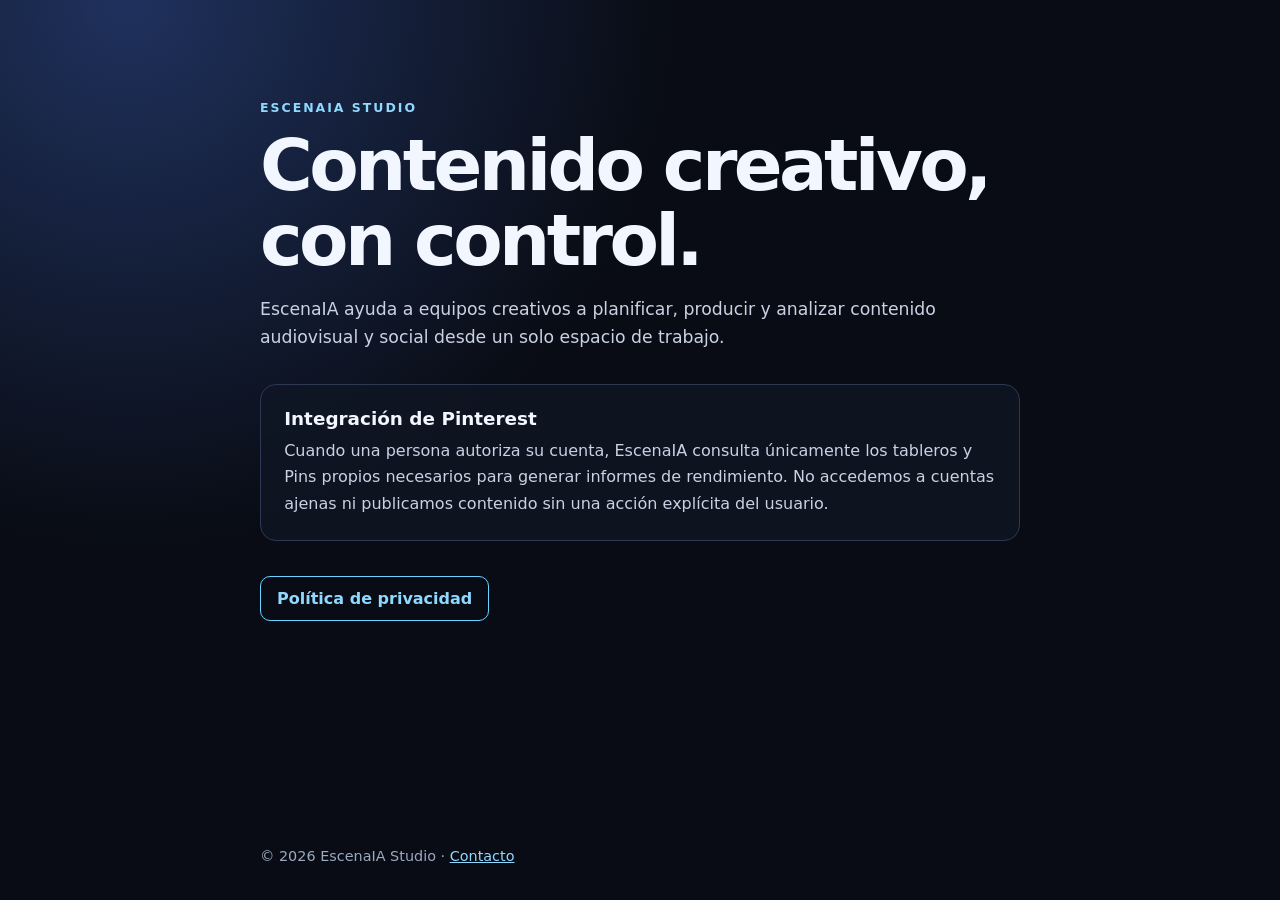
<file: index.html>
<!doctype html>
<html lang="es">
<head>
  <meta charset="utf-8">
  <meta name="viewport" content="width=device-width, initial-scale=1">
  <meta name="description" content="EscenaIA Studio: herramientas creativas con IA para planificar, producir y analizar contenido.">
  <title>EscenaIA Studio</title>
  <link rel="stylesheet" href="styles.css">
</head>
<body>
  <main>
    <p class="eyebrow">ESCENAIA STUDIO</p>
    <h1>Contenido creativo, con control.</h1>
    <p class="lead">EscenaIA ayuda a equipos creativos a planificar, producir y analizar contenido audiovisual y social desde un solo espacio de trabajo.</p>
    <section>
      <h2>Integración de Pinterest</h2>
      <p>Cuando una persona autoriza su cuenta, EscenaIA consulta únicamente los tableros y Pins propios necesarios para generar informes de rendimiento. No accedemos a cuentas ajenas ni publicamos contenido sin una acción explícita del usuario.</p>
    </section>
    <p class="actions"><a href="privacy.html">Política de privacidad</a></p>
  </main>
  <footer>© 2026 EscenaIA Studio · <a href="mailto:elproj2020@gmail.com">Contacto</a></footer>
</body>
</html>
</file>
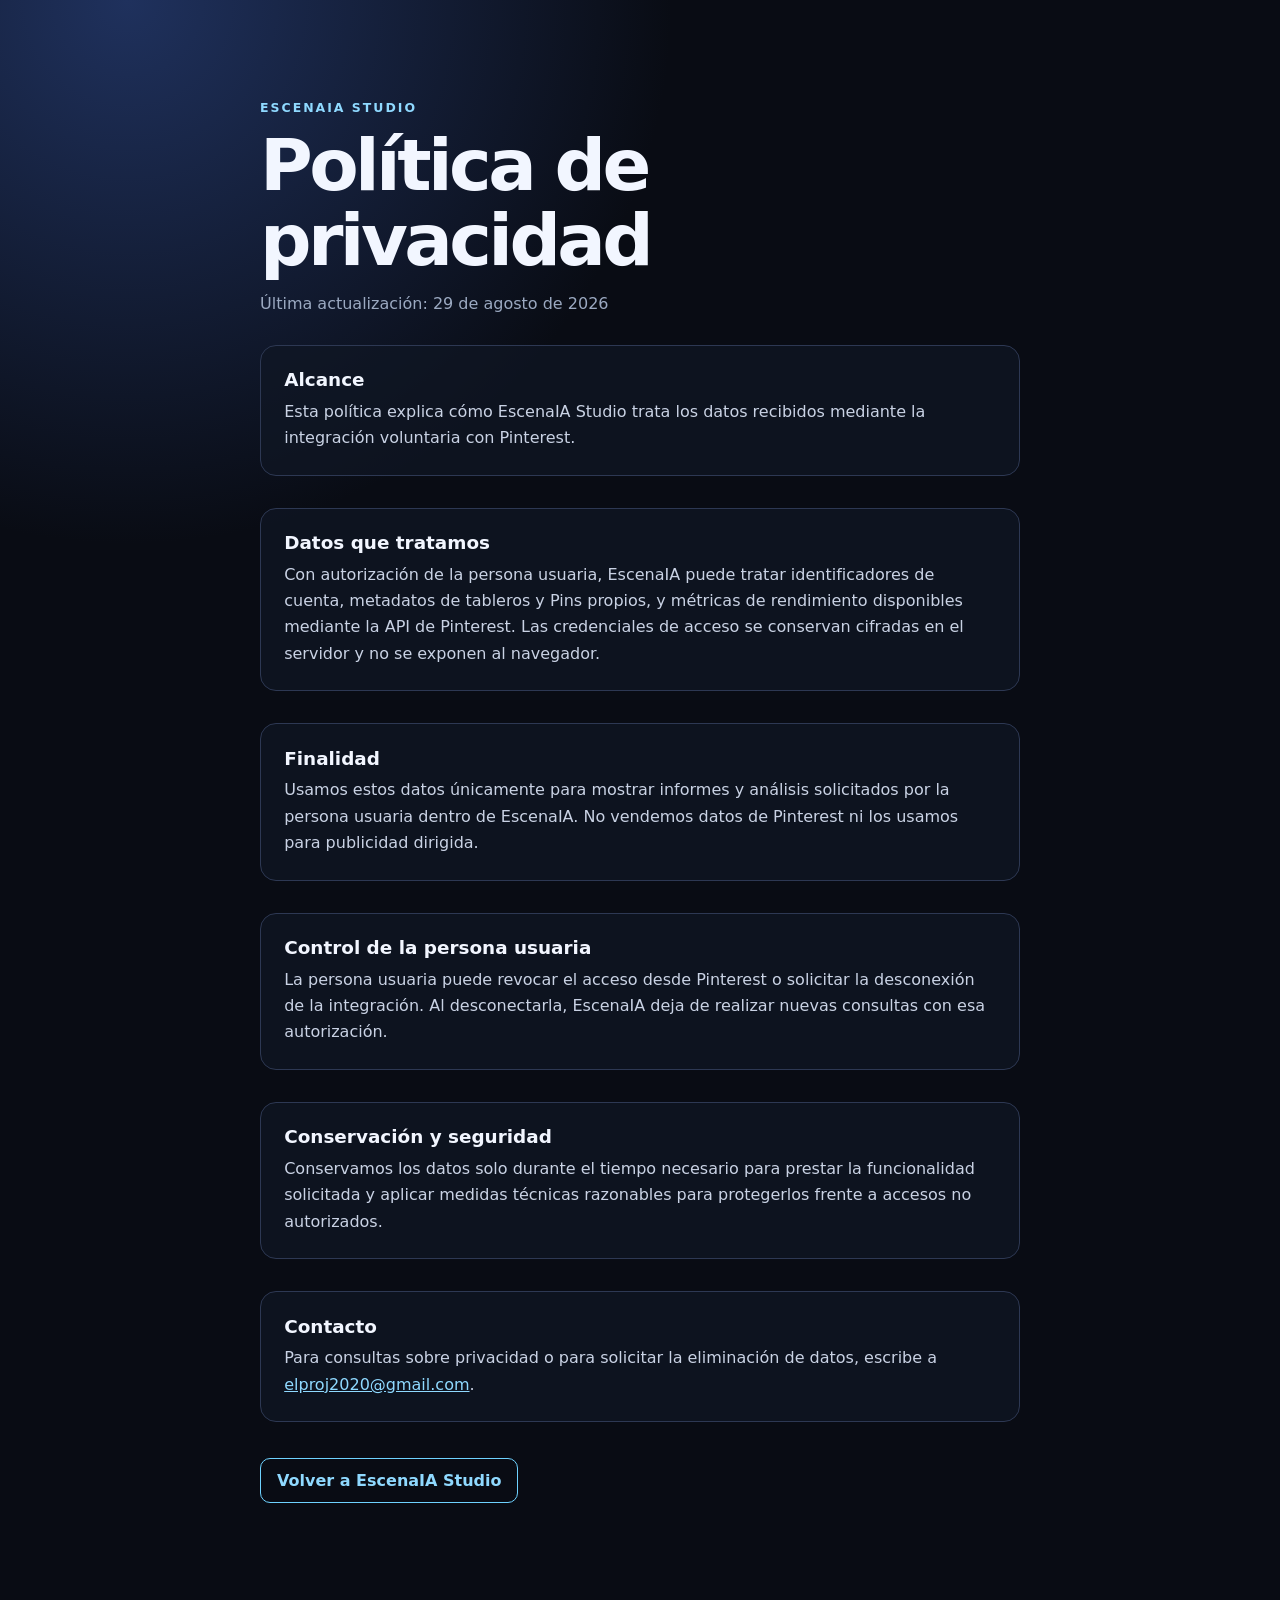
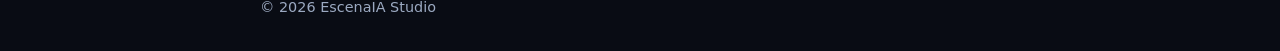
<file: privacy.html>
<!doctype html>
<html lang="es">
<head>
  <meta charset="utf-8">
  <meta name="viewport" content="width=device-width, initial-scale=1">
  <meta name="description" content="Política de privacidad de EscenaIA Studio.">
  <title>Política de privacidad · EscenaIA Studio</title>
  <link rel="stylesheet" href="styles.css">
</head>
<body>
  <main>
    <p class="eyebrow">ESCENAIA STUDIO</p>
    <h1>Política de privacidad</h1>
    <p class="updated">Última actualización: 29 de agosto de 2026</p>
    <section>
      <h2>Alcance</h2>
      <p>Esta política explica cómo EscenaIA Studio trata los datos recibidos mediante la integración voluntaria con Pinterest.</p>
    </section>
    <section>
      <h2>Datos que tratamos</h2>
      <p>Con autorización de la persona usuaria, EscenaIA puede tratar identificadores de cuenta, metadatos de tableros y Pins propios, y métricas de rendimiento disponibles mediante la API de Pinterest. Las credenciales de acceso se conservan cifradas en el servidor y no se exponen al navegador.</p>
    </section>
    <section>
      <h2>Finalidad</h2>
      <p>Usamos estos datos únicamente para mostrar informes y análisis solicitados por la persona usuaria dentro de EscenaIA. No vendemos datos de Pinterest ni los usamos para publicidad dirigida.</p>
    </section>
    <section>
      <h2>Control de la persona usuaria</h2>
      <p>La persona usuaria puede revocar el acceso desde Pinterest o solicitar la desconexión de la integración. Al desconectarla, EscenaIA deja de realizar nuevas consultas con esa autorización.</p>
    </section>
    <section>
      <h2>Conservación y seguridad</h2>
      <p>Conservamos los datos solo durante el tiempo necesario para prestar la funcionalidad solicitada y aplicar medidas técnicas razonables para protegerlos frente a accesos no autorizados.</p>
    </section>
    <section>
      <h2>Contacto</h2>
      <p>Para consultas sobre privacidad o para solicitar la eliminación de datos, escribe a <a href="mailto:elproj2020@gmail.com">elproj2020@gmail.com</a>.</p>
    </section>
    <p class="actions"><a href="index.html">Volver a EscenaIA Studio</a></p>
  </main>
  <footer>© 2026 EscenaIA Studio</footer>
</body>
</html>
</file>
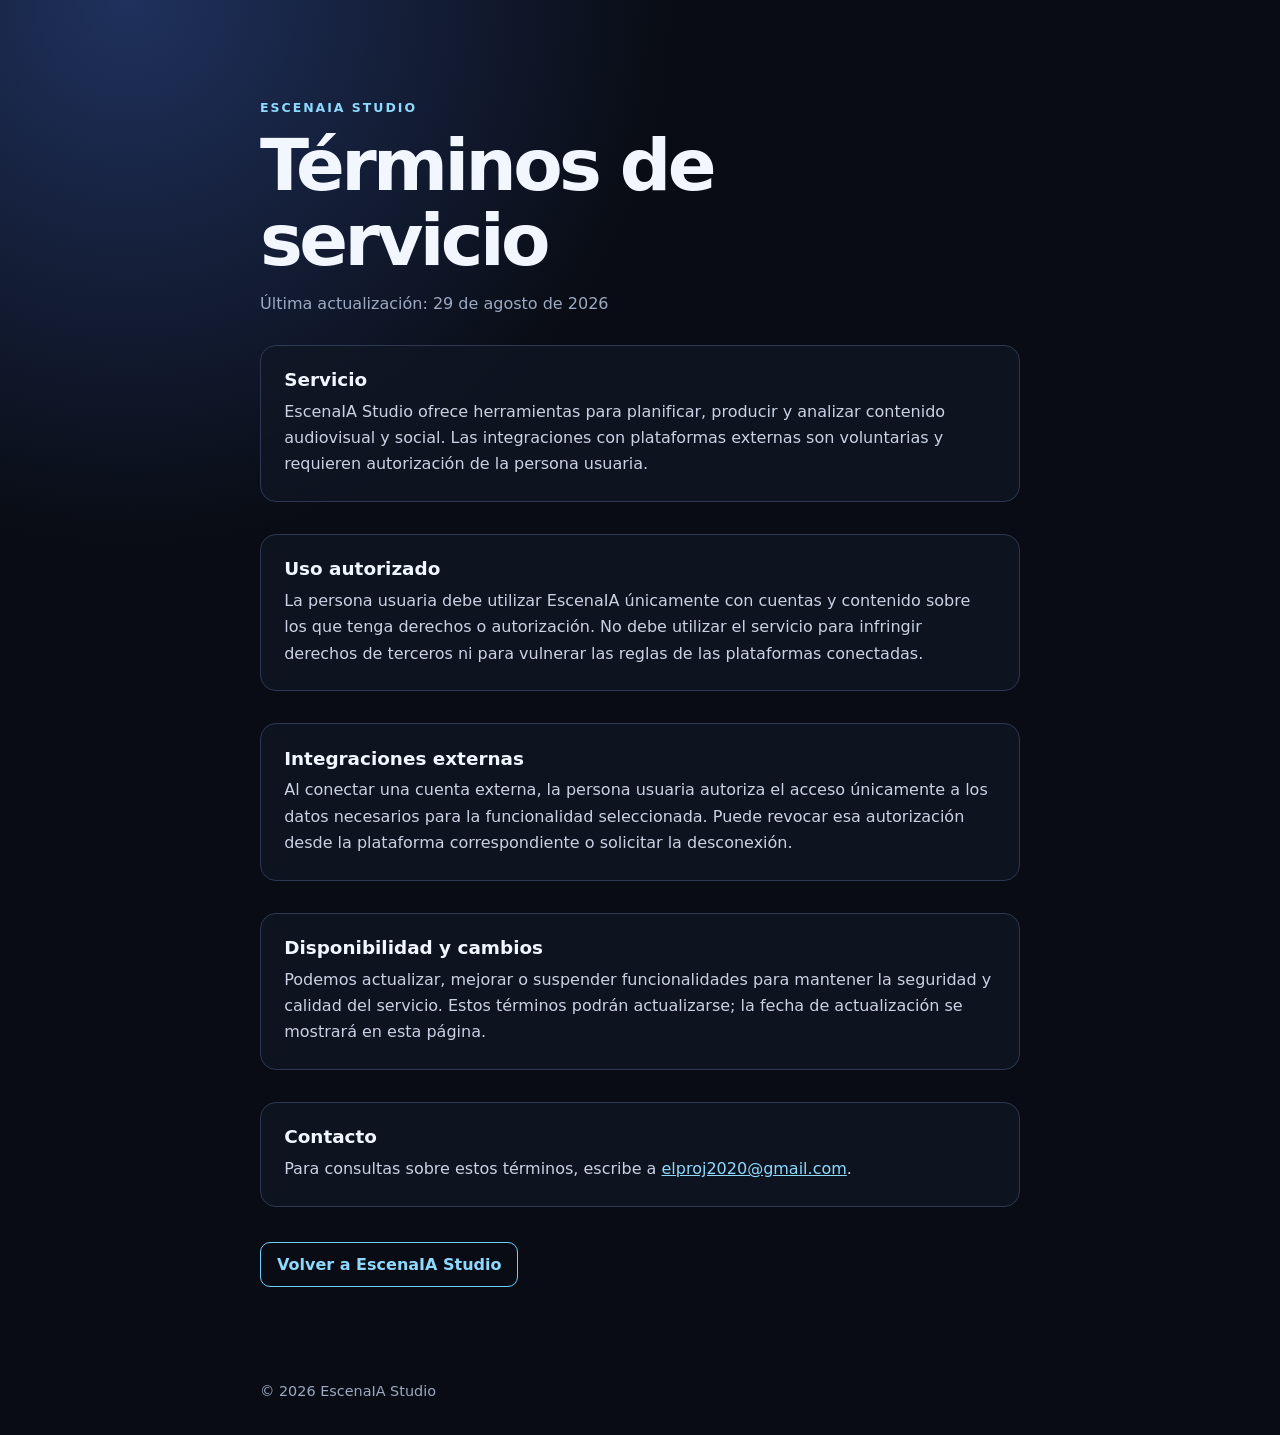
<file: terms.html>
<!doctype html>
<html lang="es">
<head>
  <meta charset="utf-8">
  <meta name="viewport" content="width=device-width, initial-scale=1">
  <meta name="description" content="Términos de servicio de EscenaIA Studio.">
  <title>Términos de servicio · EscenaIA Studio</title>
  <link rel="stylesheet" href="styles.css">
</head>
<body>
  <main>
    <p class="eyebrow">ESCENAIA STUDIO</p>
    <h1>Términos de servicio</h1>
    <p class="updated">Última actualización: 29 de agosto de 2026</p>
    <section>
      <h2>Servicio</h2>
      <p>EscenaIA Studio ofrece herramientas para planificar, producir y analizar contenido audiovisual y social. Las integraciones con plataformas externas son voluntarias y requieren autorización de la persona usuaria.</p>
    </section>
    <section>
      <h2>Uso autorizado</h2>
      <p>La persona usuaria debe utilizar EscenaIA únicamente con cuentas y contenido sobre los que tenga derechos o autorización. No debe utilizar el servicio para infringir derechos de terceros ni para vulnerar las reglas de las plataformas conectadas.</p>
    </section>
    <section>
      <h2>Integraciones externas</h2>
      <p>Al conectar una cuenta externa, la persona usuaria autoriza el acceso únicamente a los datos necesarios para la funcionalidad seleccionada. Puede revocar esa autorización desde la plataforma correspondiente o solicitar la desconexión.</p>
    </section>
    <section>
      <h2>Disponibilidad y cambios</h2>
      <p>Podemos actualizar, mejorar o suspender funcionalidades para mantener la seguridad y calidad del servicio. Estos términos podrán actualizarse; la fecha de actualización se mostrará en esta página.</p>
    </section>
    <section>
      <h2>Contacto</h2>
      <p>Para consultas sobre estos términos, escribe a <a href="mailto:elproj2020@gmail.com">elproj2020@gmail.com</a>.</p>
    </section>
    <p class="actions"><a href="index.html">Volver a EscenaIA Studio</a></p>
  </main>
  <footer>© 2026 EscenaIA Studio</footer>
</body>
</html>
</file>
<file: styles.css>
:root { color-scheme: dark; font-family: Inter, ui-sans-serif, system-ui, -apple-system, "Segoe UI", sans-serif; background: #090c14; color: #f2f6ff; }
* { box-sizing: border-box; }
body { margin: 0; min-height: 100vh; display: grid; grid-template-rows: 1fr auto; background: radial-gradient(circle at 10% 0%, #1f315d 0, transparent 34rem), #090c14; }
main { width: min(760px, calc(100% - 40px)); margin: 0 auto; padding: 88px 0 56px; }
.eyebrow { color: #8fd9ff; font-size: .78rem; font-weight: 800; letter-spacing: .16em; }
h1 { margin: .35rem 0 1rem; font-size: clamp(2.3rem, 6vw, 4.5rem); line-height: 1.04; letter-spacing: -.05em; }
h2 { margin: 0 0 .55rem; font-size: 1.15rem; }
.lead, section p { color: #c9d2e4; font-size: 1.08rem; line-height: 1.65; }
section { margin-top: 2rem; padding: 1.45rem; border: 1px solid #2d3853; border-radius: 16px; background: #101724bb; }
section p { margin: 0; font-size: 1rem; }
.updated { color: #9ba9c1; }
a { color: #8fd9ff; }
.actions { margin-top: 2.2rem; }
.actions a { display: inline-block; padding: .75rem 1rem; border-radius: 10px; border: 1px solid #6ed2ff; text-decoration: none; font-weight: 700; }
footer { width: min(760px, calc(100% - 40px)); margin: 0 auto; padding: 24px 0 36px; color: #9ba9c1; font-size: .9rem; }
</file>
